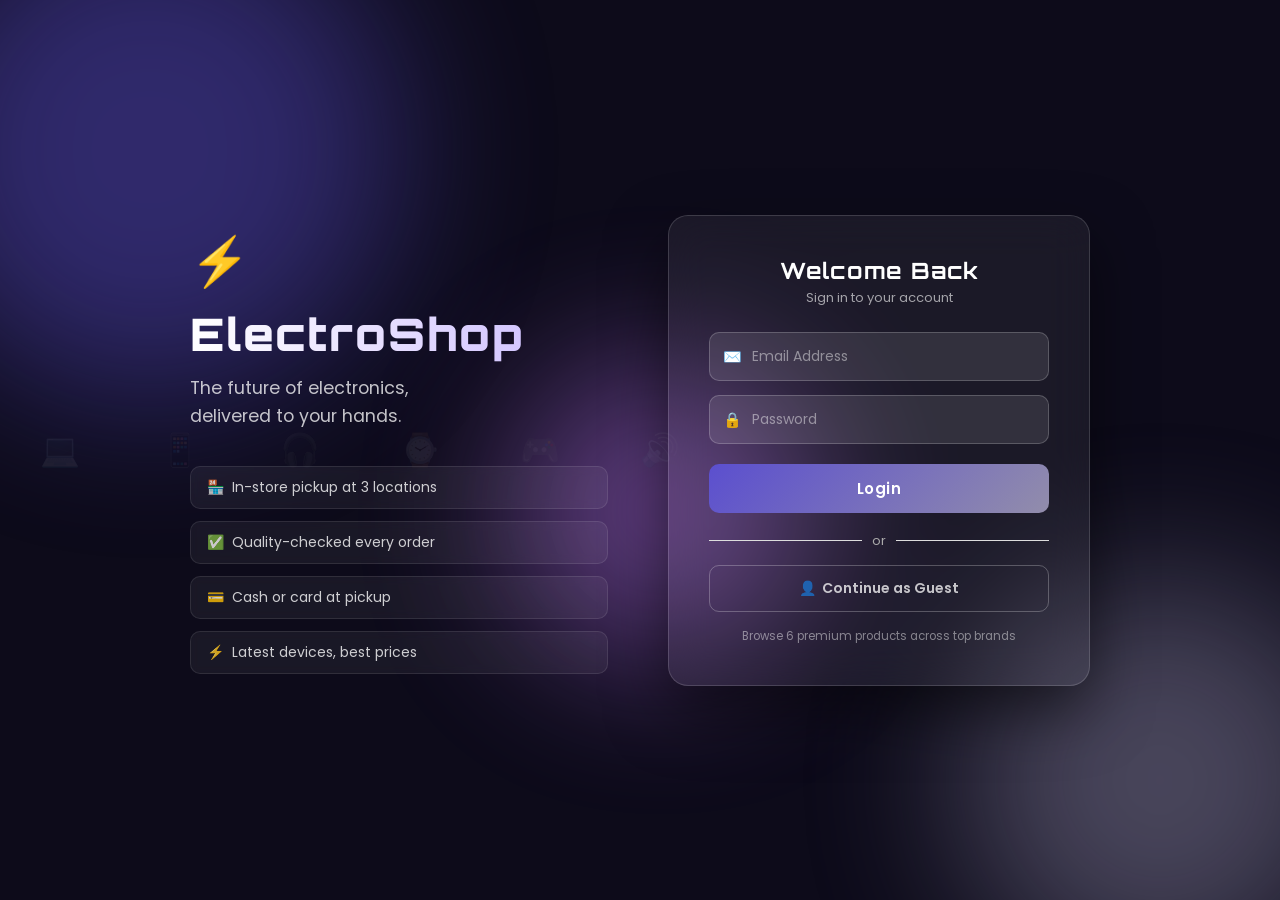
<file: index.html>
<!DOCTYPE html>
<html>
<head>
    <title>ElectroShop - Login</title>
    <link rel="stylesheet" href="style.css">
    <link href="https://fonts.googleapis.com/css2?family=Poppins:wght@300;400;600;700&family=Orbitron:wght@700;900&display=swap" rel="stylesheet">
</head>
<body class="login-body">

<div class="login-bg">
    <div class="orb orb1"></div>
    <div class="orb orb2"></div>
    <div class="orb orb3"></div>
    <div class="floating-icons">
        <span>💻</span><span>📱</span><span>🎧</span><span>⌚</span><span>🎮</span><span>🔊</span>
    </div>
</div>

<div class="login-wrapper">
    <div class="login-left">
        <div class="brand-block">
            <div class="brand-icon">⚡</div>
            <h1 class="brand-name">ElectroShop</h1>
            <p class="brand-tagline">The future of electronics,<br>delivered to your hands.</p>
        </div>
        <ul class="feature-list">
            <li>🏪 &nbsp;In-store pickup at 3 locations</li>
            <li>✅ &nbsp;Quality-checked every order</li>
            <li>💳 &nbsp;Cash or card at pickup</li>
            <li>⚡ &nbsp;Latest devices, best prices</li>
        </ul>
    </div>

    <div class="login-container">
        <h2>Welcome Back</h2>
        <p class="login-sub">Sign in to your account</p>

        <form onsubmit="return loginUser()">
            <div class="input-group">
                <span class="input-icon">✉️</span>
                <input type="email" placeholder="Email Address" required>
            </div>
            <div class="input-group">
                <span class="input-icon">🔒</span>
                <input type="password" placeholder="Password" required>
            </div>
            <button type="submit" class="login-btn">Login</button>
        </form>

        <div class="divider"><span>or</span></div>

        <button class="guest-btn" onclick="window.location.href='home.html'">
            👤 &nbsp;Continue as Guest
        </button>

        <p class="login-footer">Browse 6 premium products across top brands</p>
    </div>
</div>

<script>
function loginUser() {
    window.location.href = "home.html";
    return false;
}
</script>

</body>
</html>
</file>
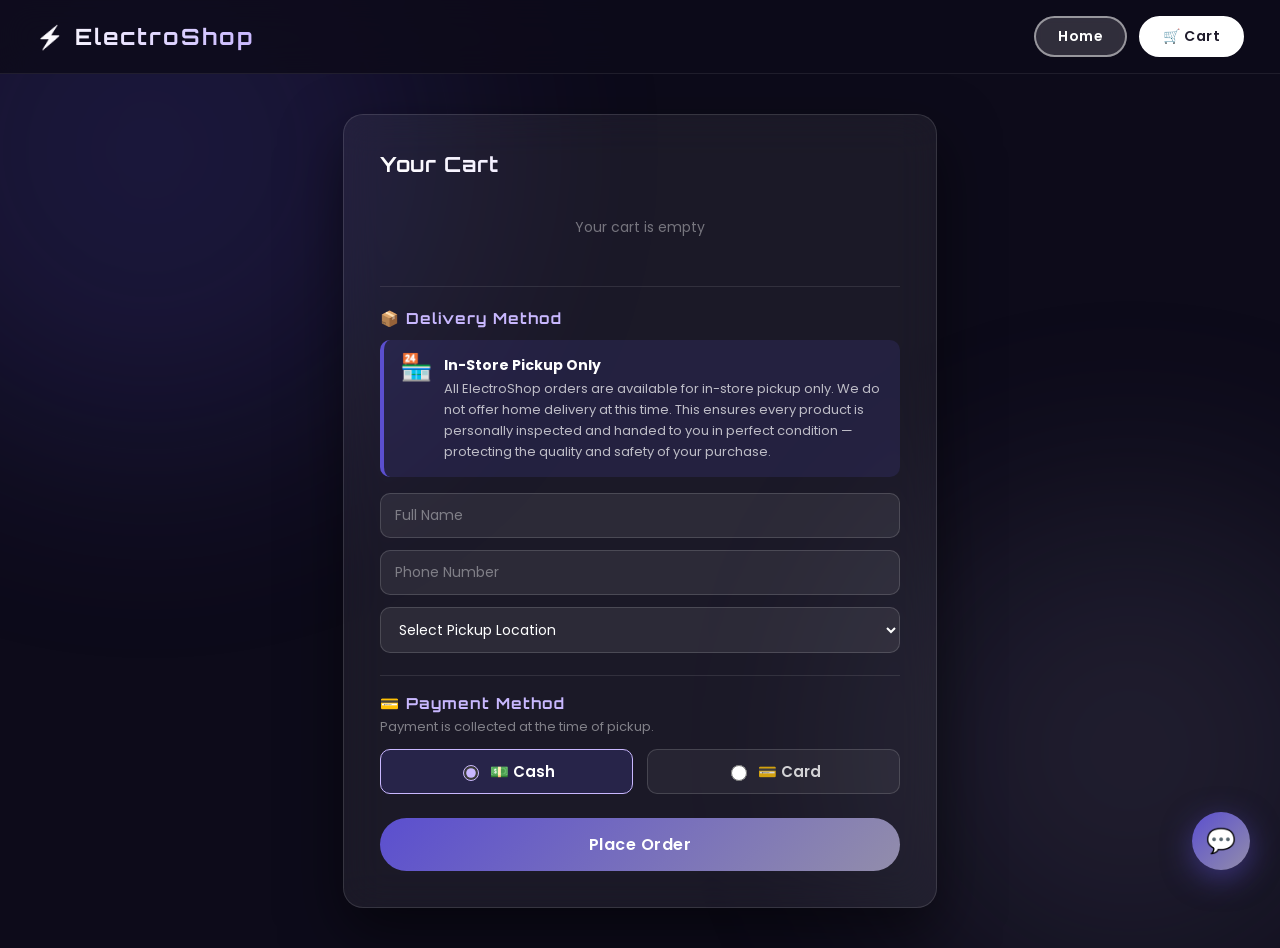
<file: checkout.html>
<!DOCTYPE html>
<html>
<head>
    <title>ElectroShop - Cart</title>
    <link rel="stylesheet" href="style.css">
    <link href="https://fonts.googleapis.com/css2?family=Poppins:wght@300;400;600&family=Orbitron:wght@700;900&display=swap" rel="stylesheet">
</head>
<body class="main-body">

<!-- Toast Overlay -->
<div id="toast-overlay">
    <div class="toast-box" id="toast-box"></div>
</div>

<header>
    <h1>⚡ ElectroShop</h1>
    <nav>
        <a href="home.html">Home</a>
        <a href="checkout.html" class="active">🛒 Cart</a>
    </nav>
</header>

<section class="cart-section">
    <div class="cart-container">
        <h2>Your Cart</h2>
        <ul id="cartItems"></ul>
        <h3 id="totalPrice"></h3>

        <!-- Pickup Section -->
        <div class="pickup-section">
            <h3>📦 Delivery Method</h3>

            <div class="pickup-notice">
                <span class="pickup-icon">🏪</span>
                <p>
                    <strong>In-Store Pickup Only</strong>
                    All ElectroShop orders are available for in-store pickup only. We do not offer home delivery at this time. This ensures every product is personally inspected and handed to you in perfect condition — protecting the quality and safety of your purchase.
                </p>
            </div>

            <div class="pickup-fields">
                <input type="text" placeholder="Full Name" required>
                <input type="tel" placeholder="Phone Number" pattern="[0-9+\s\-]{7,15}" required>
                <select required>
                    <option value="" disabled selected>Select Pickup Location</option>
                    <option>Lulu Mall</option>
                    <option>Fujairah Mall</option>
                    <option>Century Mall</option>
                </select>
            </div>

            <!-- Payment on Pickup -->
            <div class="payment-section">
                <h3>💳 Payment Method</h3>
                <p class="payment-note">Payment is collected at the time of pickup.</p>
                <div class="payment-options">
                    <label class="payment-option">
                        <input type="radio" name="payment" value="cash" checked>
                        <span>💵 Cash</span>
                    </label>
                    <label class="payment-option">
                        <input type="radio" name="payment" value="card">
                        <span>💳 Card</span>
                    </label>
                </div>
            </div>
        </div>

        <button class="checkout-btn" onclick="placeOrder()">
            Place Order
        </button>
    </div>
</section>

<script src="script.js"></script>

<!-- Chatbot -->
<button id="chat-fab" onclick="toggleChat()">💬</button>
<div id="chat-window">
    <div class="chat-header">
        <div class="chat-header-icon">⚡</div>
        <div class="chat-header-info">
            <strong>VOLT</strong>
            <span>● Online — ElectroShop AI</span>
        </div>
    </div>
    <div id="chat-messages"></div>
    <div id="chat-suggestions"></div>
    <div class="chat-input-row">
        <input id="chat-input" type="text" placeholder="Ask me anything..." onkeydown="handleChatKey(event)">
        <button id="chat-send" onclick="sendMessage()">➤</button>
    </div>
</div>
<script src="chatbot.js"></script>
</body>
</html>
</file>
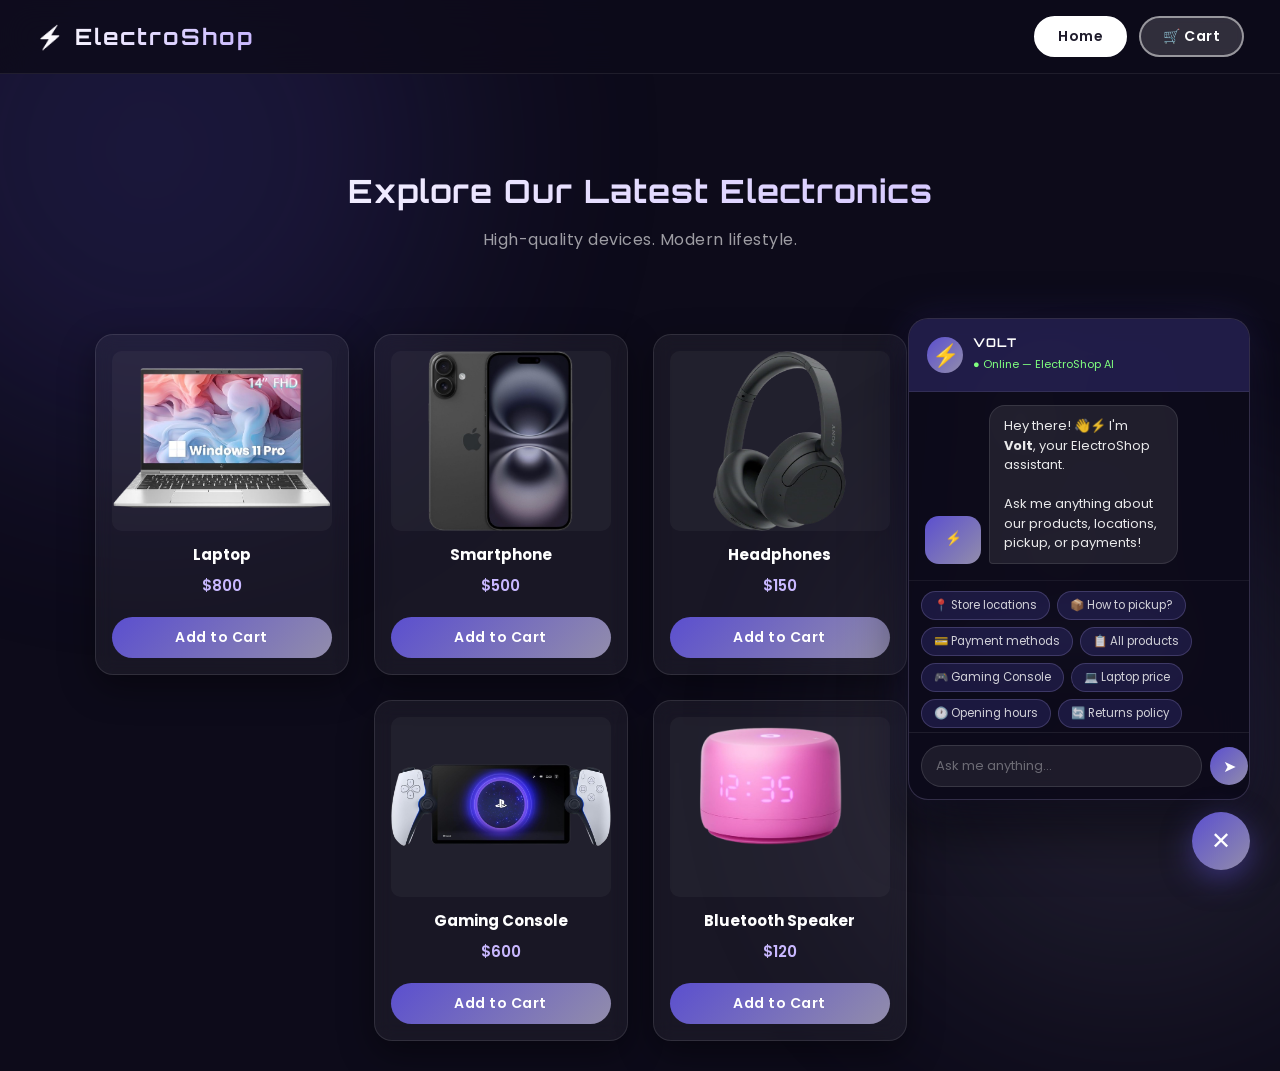
<file: home.html>
<!DOCTYPE html>
<html>
<head>
    <title>ElectroShop - Home</title>
    <link rel="stylesheet" href="style.css">
    <link href="https://fonts.googleapis.com/css2?family=Poppins:wght@300;400;600&family=Orbitron:wght@700;900&display=swap" rel="stylesheet">
</head>
<body class="main-body">

<!-- Toast Overlay -->
<div id="toast-overlay">
    <div class="toast-box" id="toast-box"></div>
</div>

<header>
    <h1>⚡ ElectroShop</h1>
    <nav>
        <a href="home.html" class="active">Home</a>
        <a href="checkout.html">🛒 Cart</a>
    </nav>
</header>

<section class="hero">
    <h2>Explore Our Latest Electronics</h2>
    <p>High-quality devices. Modern lifestyle.</p>
</section>

<section class="products">

<div class="product">
    <img src="images/laptop.png" alt="Laptop" onerror="this.style.background='#e8e4f0';this.style.height='160px';this.removeAttribute('src')">
    <h3>Laptop</h3>
    <p>$800</p>
    <button onclick="addToCart('Laptop',800)">Add to Cart</button>
</div>

<div class="product">
    <img src="images/phone.png" alt="Smartphone" onerror="this.style.background='#e8e4f0';this.style.height='160px';this.removeAttribute('src')">
    <h3>Smartphone</h3>
    <p>$500</p>
    <button onclick="addToCart('Smartphone',500)">Add to Cart</button>
</div>

<div class="product">
    <img src="images/headphones.png" alt="Headphones" onerror="this.style.background='#e8e4f0';this.style.height='160px';this.removeAttribute('src')">
    <h3>Headphones</h3>
    <p>$150</p>
    <button onclick="addToCart('Headphones',150)">Add to Cart</button>
</div>

<div class="product">
    <img src="images/watch.png" alt="Smart Watch" onerror="this.style.background='#e8e4f0';this.style.height='160px';this.removeAttribute('src')">
    <h3>Smart Watch</h3>
    <p>$250</p>
    <button onclick="addToCart('Smart Watch',250)">Add to Cart</button>
</div>

<div class="product">
    <img src="images/console.png" alt="Gaming Console" onerror="this.style.background='#e8e4f0';this.style.height='160px';this.removeAttribute('src')">
    <h3>Gaming Console</h3>
    <p>$600</p>
    <button onclick="addToCart('Gaming Console',600)">Add to Cart</button>
</div>

<div class="product">
    <img src="images/speaker.png" alt="Bluetooth Speaker" onerror="this.style.background='#e8e4f0';this.style.height='160px';this.removeAttribute('src')">
    <h3>Bluetooth Speaker</h3>
    <p>$120</p>
    <button onclick="addToCart('Bluetooth Speaker',120)">Add to Cart</button>
</div>

</section>
<script src="script.js"></script>

<!-- Chatbot -->
<button id="chat-fab" onclick="toggleChat()">💬</button>
<div id="chat-window">
    <div class="chat-header">
        <div class="chat-header-icon">⚡</div>
        <div class="chat-header-info">
            <strong>VOLT</strong>
            <span>● Online — ElectroShop AI</span>
        </div>
    </div>
    <div id="chat-messages"></div>
    <div id="chat-suggestions"></div>
    <div class="chat-input-row">
        <input id="chat-input" type="text" placeholder="Ask me anything..." onkeydown="handleChatKey(event)">
        <button id="chat-send" onclick="sendMessage()">➤</button>
    </div>
</div>
<script src="chatbot.js"></script>
<script>
    window.addEventListener('load', () => {
        setTimeout(() => toggleChat(), 800);
    });
</script>
</body>
</html>
</file>
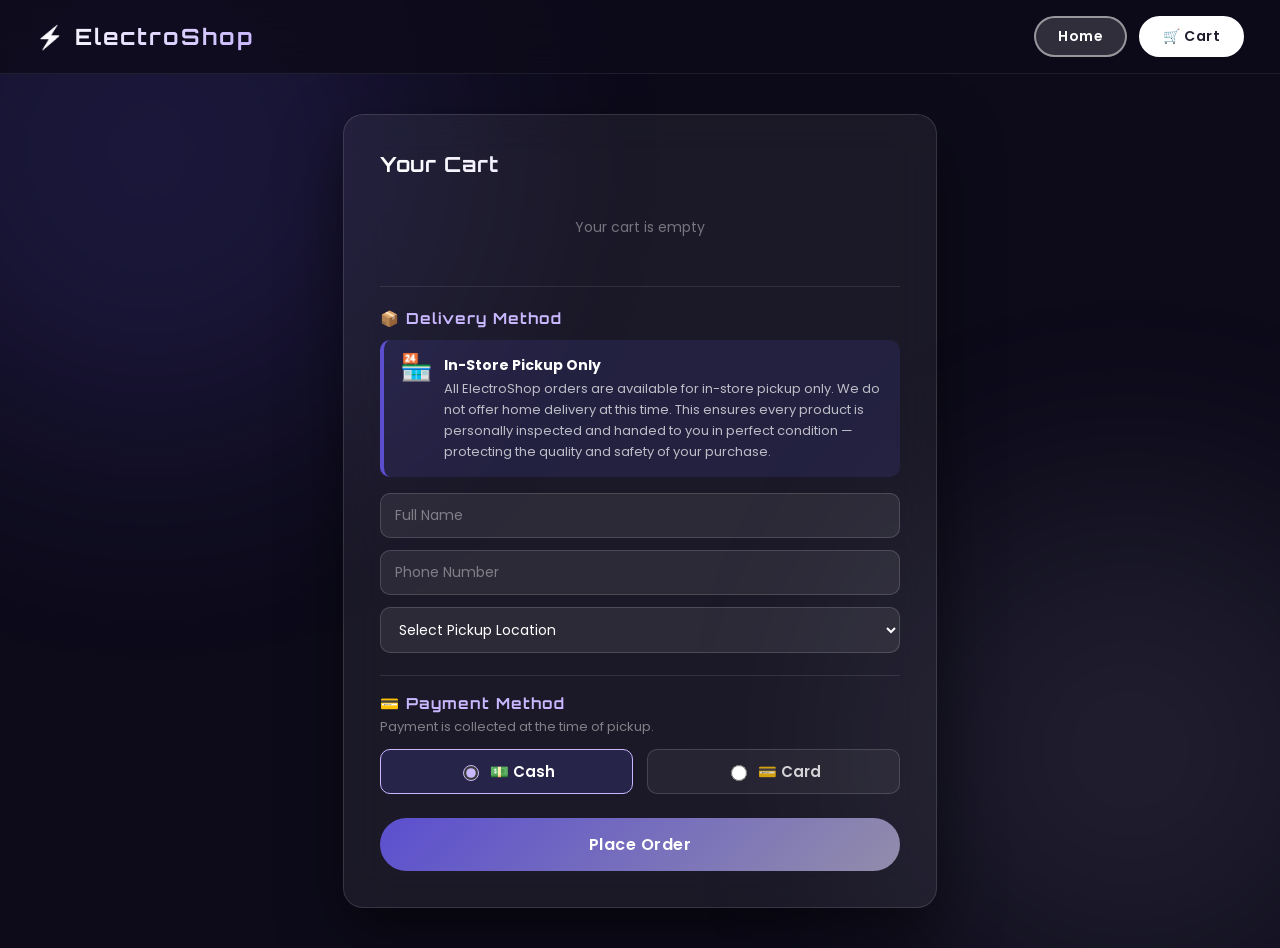
<file: Final UID/checkout.html>
<!DOCTYPE html>
<html>
<head>
    <title>ElectroShop - Cart</title>
    <link rel="stylesheet" href="style.css">
    <link href="https://fonts.googleapis.com/css2?family=Poppins:wght@300;400;600&family=Orbitron:wght@700;900&display=swap" rel="stylesheet">
</head>
<body class="main-body">

<!-- Toast Overlay -->
<div id="toast-overlay">
    <div class="toast-box" id="toast-box"></div>
</div>

<header>
    <h1>⚡ ElectroShop</h1>
    <nav>
        <a href="home.html">Home</a>
        <a href="checkout.html" class="active">🛒 Cart</a>
    </nav>
</header>

<section class="cart-section">
    <div class="cart-container">
        <h2>Your Cart</h2>
        <ul id="cartItems"></ul>
        <h3 id="totalPrice"></h3>

        <!-- Pickup Section -->
        <div class="pickup-section">
            <h3>📦 Delivery Method</h3>

            <div class="pickup-notice">
                <span class="pickup-icon">🏪</span>
                <p>
                    <strong>In-Store Pickup Only</strong>
                    All ElectroShop orders are available for in-store pickup only. We do not offer home delivery at this time. This ensures every product is personally inspected and handed to you in perfect condition — protecting the quality and safety of your purchase.
                </p>
            </div>

            <div class="pickup-fields">
                <input type="text" placeholder="Full Name" required>
                <input type="tel" placeholder="Phone Number" pattern="[0-9+\s\-]{7,15}" required>
                <select required>
                    <option value="" disabled selected>Select Pickup Location</option>
                    <option>Lulu Mall</option>
                    <option>Fujairah Mall</option>
                    <option>Century Mall</option>
                </select>
            </div>

            <!-- Payment on Pickup -->
            <div class="payment-section">
                <h3>💳 Payment Method</h3>
                <p class="payment-note">Payment is collected at the time of pickup.</p>
                <div class="payment-options">
                    <label class="payment-option">
                        <input type="radio" name="payment" value="cash" checked>
                        <span>💵 Cash</span>
                    </label>
                    <label class="payment-option">
                        <input type="radio" name="payment" value="card">
                        <span>💳 Card</span>
                    </label>
                </div>
            </div>
        </div>

        <button class="checkout-btn" onclick="placeOrder()">
            Place Order
        </button>
    </div>
</section>

<script src="script.js"></script>
</body>
</html>
</file>
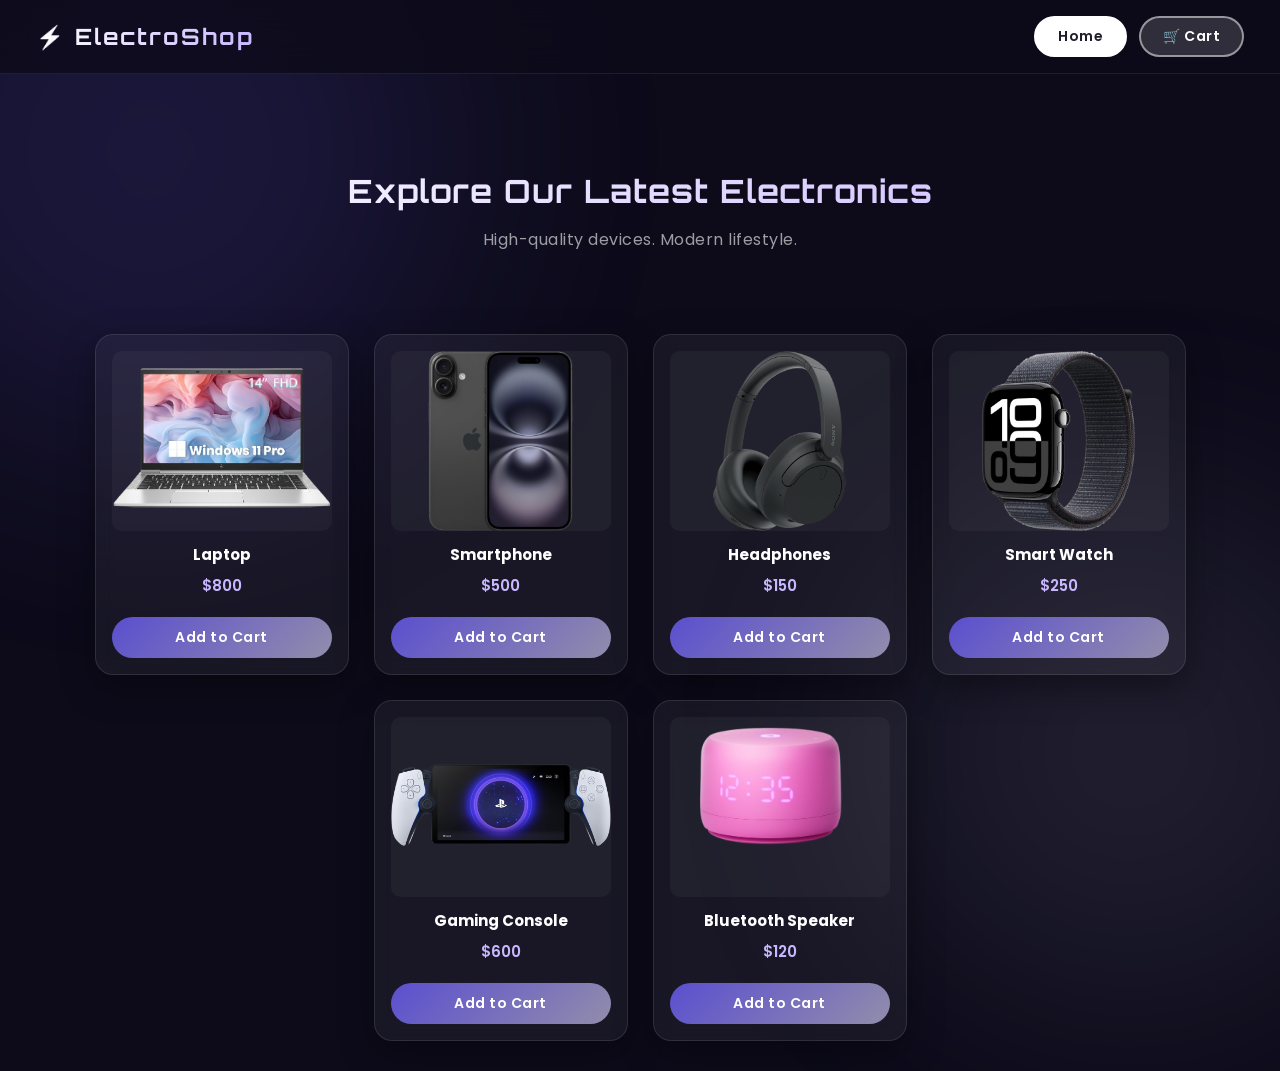
<file: Final UID/home.html>
<!DOCTYPE html>
<html>
<head>
    <title>ElectroShop - Home</title>
    <link rel="stylesheet" href="style.css">
    <link href="https://fonts.googleapis.com/css2?family=Poppins:wght@300;400;600&family=Orbitron:wght@700;900&display=swap" rel="stylesheet">
</head>
<body class="main-body">

<!-- Toast Overlay -->
<div id="toast-overlay">
    <div class="toast-box" id="toast-box"></div>
</div>

<header>
    <h1>⚡ ElectroShop</h1>
    <nav>
        <a href="home.html" class="active">Home</a>
        <a href="checkout.html">🛒 Cart</a>
    </nav>
</header>

<section class="hero">
    <h2>Explore Our Latest Electronics</h2>
    <p>High-quality devices. Modern lifestyle.</p>
</section>

<section class="products">

<div class="product">
    <img src="images/laptop.png" alt="Laptop" onerror="this.style.background='#e8e4f0';this.style.height='160px';this.removeAttribute('src')">
    <h3>Laptop</h3>
    <p>$800</p>
    <button onclick="addToCart('Laptop',800)">Add to Cart</button>
</div>

<div class="product">
    <img src="images/phone.png" alt="Smartphone" onerror="this.style.background='#e8e4f0';this.style.height='160px';this.removeAttribute('src')">
    <h3>Smartphone</h3>
    <p>$500</p>
    <button onclick="addToCart('Smartphone',500)">Add to Cart</button>
</div>

<div class="product">
    <img src="images/headphones.png" alt="Headphones" onerror="this.style.background='#e8e4f0';this.style.height='160px';this.removeAttribute('src')">
    <h3>Headphones</h3>
    <p>$150</p>
    <button onclick="addToCart('Headphones',150)">Add to Cart</button>
</div>

<div class="product">
    <img src="images/watch.png" alt="Smart Watch" onerror="this.style.background='#e8e4f0';this.style.height='160px';this.removeAttribute('src')">
    <h3>Smart Watch</h3>
    <p>$250</p>
    <button onclick="addToCart('Smart Watch',250)">Add to Cart</button>
</div>

<div class="product">
    <img src="images/console.png" alt="Gaming Console" onerror="this.style.background='#e8e4f0';this.style.height='160px';this.removeAttribute('src')">
    <h3>Gaming Console</h3>
    <p>$600</p>
    <button onclick="addToCart('Gaming Console',600)">Add to Cart</button>
</div>

<div class="product">
    <img src="images/speaker.png" alt="Bluetooth Speaker" onerror="this.style.background='#e8e4f0';this.style.height='160px';this.removeAttribute('src')">
    <h3>Bluetooth Speaker</h3>
    <p>$120</p>
    <button onclick="addToCart('Bluetooth Speaker',120)">Add to Cart</button>
</div>

</section>
<script src="script.js"></script>
</body>
</html>
</file>
<file: style.css>
body {
    margin: 0;
    font-family: 'Poppins', sans-serif;
}

/* LOGIN PAGE */
.login-body {
    background: #0d0b1a;
    display: flex;
    justify-content: center;
    align-items: center;
    height: 100vh;
    overflow: hidden;
}

.login-bg {
    position: fixed;
    inset: 0;
    z-index: 0;
    pointer-events: none;
}

.orb {
    position: absolute;
    border-radius: 50%;
    filter: blur(80px);
    opacity: 0.45;
    animation: orbFloat 8s ease-in-out infinite alternate;
}
.orb1 { width: 500px; height: 500px; background: #5b4fcf; top: -100px; left: -100px; animation-delay: 0s; }
.orb2 { width: 400px; height: 400px; background: #928dab; bottom: -80px; right: -80px; animation-delay: 2s; }
.orb3 { width: 300px; height: 300px; background: #c77dff; top: 40%; left: 40%; animation-delay: 4s; }

@keyframes orbFloat {
    from { transform: translate(0, 0) scale(1); }
    to   { transform: translate(30px, 20px) scale(1.08); }
}

.floating-icons {
    position: absolute;
    inset: 0;
    display: flex;
    flex-wrap: wrap;
    gap: 80px;
    padding: 40px;
    align-content: space-around;
}
.floating-icons span {
    font-size: 2rem;
    opacity: 0.07;
    animation: iconDrift 6s ease-in-out infinite alternate;
}
.floating-icons span:nth-child(odd) { animation-direction: alternate-reverse; }
@keyframes iconDrift {
    from { transform: translateY(0px); }
    to   { transform: translateY(-18px); }
}

.login-wrapper {
    position: relative;
    z-index: 1;
    display: flex;
    align-items: center;
    gap: 60px;
    max-width: 900px;
    width: 90%;
}

.login-left {
    flex: 1;
    color: white;
}

.brand-block { margin-bottom: 36px; }

.brand-icon { font-size: 3rem; margin-bottom: 8px; }

.brand-name {
    font-family: 'Orbitron', sans-serif;
    font-size: 2.8rem;
    font-weight: 900;
    margin: 0 0 12px;
    background: linear-gradient(90deg, #fff, #c9b8ff);
    -webkit-background-clip: text;
    -webkit-text-fill-color: transparent;
    background-clip: text;
    letter-spacing: 2px;
}

.brand-tagline {
    font-size: 1.1rem;
    opacity: 0.75;
    line-height: 1.6;
    margin: 0;
}

.feature-list {
    list-style: none;
    padding: 0;
    margin: 0;
    display: flex;
    flex-direction: column;
    gap: 12px;
}

.feature-list li {
    font-size: 14px;
    opacity: 0.8;
    background: rgba(255,255,255,0.07);
    border: 1px solid rgba(255,255,255,0.12);
    padding: 10px 16px;
    border-radius: 10px;
    backdrop-filter: blur(4px);
}

.login-container {
    background: rgba(255,255,255,0.06);
    border: 1px solid rgba(255,255,255,0.15);
    backdrop-filter: blur(20px);
    padding: 40px;
    border-radius: 20px;
    text-align: center;
    width: 340px;
    box-shadow: 0 25px 60px rgba(0,0,0,0.5);
    color: white;
}

.login-container h2 {
    font-family: 'Orbitron', sans-serif;
    font-size: 1.4rem;
    margin: 0 0 4px;
    letter-spacing: 1px;
}

.login-sub {
    font-size: 13px;
    opacity: 0.6;
    margin: 0 0 24px;
}

.input-group {
    position: relative;
    margin-bottom: 14px;
}

.input-icon {
    position: absolute;
    left: 14px;
    top: 50%;
    transform: translateY(-50%);
    font-size: 15px;
}

.login-container input {
    width: 100%;
    padding: 13px 14px 13px 42px;
    border-radius: 10px;
    border: 1px solid rgba(255,255,255,0.2);
    background: rgba(255,255,255,0.1);
    color: white;
    font-family: 'Poppins', sans-serif;
    font-size: 14px;
    box-sizing: border-box;
    outline: none;
    transition: border-color 0.2s, background 0.2s;
}

.login-container input::placeholder { color: rgba(255,255,255,0.45); }
.login-container input:focus {
    border-color: #c9b8ff;
    background: rgba(255,255,255,0.15);
}

.login-btn {
    width: 100%;
    padding: 13px;
    background: linear-gradient(135deg, #5b4fcf, #928dab);
    color: white;
    border: none;
    border-radius: 10px;
    cursor: pointer;
    font-family: 'Poppins', sans-serif;
    font-size: 15px;
    font-weight: 600;
    margin-top: 6px;
    letter-spacing: 0.5px;
    transition: opacity 0.2s, transform 0.15s;
}
.login-btn:hover { opacity: 0.9; transform: translateY(-1px); }

.login-footer {
    font-size: 11.5px;
    opacity: 0.45;
    margin: 16px 0 0;
}

/* MAIN BACKGROUND */
.main-body {
    background: #0d0b1a;
    min-height: 100vh;
    position: relative;
}

.main-body::before {
    content: '';
    position: fixed;
    width: 600px; height: 600px;
    background: #5b4fcf;
    border-radius: 50%;
    filter: blur(120px);
    opacity: 0.18;
    top: -150px; left: -150px;
    pointer-events: none;
    z-index: 0;
}

.main-body::after {
    content: '';
    position: fixed;
    width: 500px; height: 500px;
    background: #928dab;
    border-radius: 50%;
    filter: blur(120px);
    opacity: 0.15;
    bottom: -100px; right: -100px;
    pointer-events: none;
    z-index: 0;
}

/* HEADER */
header {
    background: rgba(13, 11, 26, 0.85);
    color: white;
    padding: 16px 36px;
    display: flex;
    align-items: center;
    justify-content: space-between;
    backdrop-filter: blur(16px);
    border-bottom: 1px solid rgba(255,255,255,0.08);
    position: relative;
    z-index: 10;
}

header h1 {
    margin: 0;
    font-family: 'Orbitron', sans-serif;
    font-size: 1.4rem;
    letter-spacing: 2px;
    background: linear-gradient(90deg, #fff, #c9b8ff);
    -webkit-background-clip: text;
    -webkit-text-fill-color: transparent;
    background-clip: text;
}

/* NAV BUBBLE BUTTONS */
nav {
    display: flex;
    gap: 12px;
}

nav a {
    text-decoration: none;
    color: white;
    background: rgba(255, 255, 255, 0.15);
    border: 2px solid rgba(255, 255, 255, 0.5);
    padding: 8px 22px;
    border-radius: 50px;
    font-size: 14px;
    font-weight: 600;
    letter-spacing: 0.5px;
    transition: background 0.25s, border-color 0.25s, transform 0.15s;
    backdrop-filter: blur(4px);
}

nav a:hover {
    background: rgba(255, 255, 255, 0.3);
    border-color: white;
    transform: translateY(-2px);
}

nav a.active {
    background: white;
    color: #1f1c2c;
    border-color: white;
}

/* HERO */
.hero {
    text-align: center;
    padding: 70px 40px 36px;
    color: white;
    position: relative;
    z-index: 1;
}

.hero h2 {
    font-family: 'Orbitron', sans-serif;
    font-size: 2rem;
    margin-bottom: 12px;
    background: linear-gradient(90deg, #fff, #c9b8ff);
    -webkit-background-clip: text;
    -webkit-text-fill-color: transparent;
    background-clip: text;
    letter-spacing: 1px;
}

.hero p {
    font-size: 1rem;
    opacity: 0.6;
    letter-spacing: 0.5px;
}

/* PRODUCTS */
.products {
    display: flex;
    flex-wrap: wrap;
    justify-content: center;
    gap: 25px;
    padding: 30px;
    position: relative;
    z-index: 1;
}

.product {
    background: rgba(255,255,255,0.05);
    border: 1px solid rgba(255,255,255,0.1);
    backdrop-filter: blur(10px);
    padding: 16px;
    border-radius: 18px;
    width: 220px;
    text-align: center;
    box-shadow: 0 12px 35px rgba(0,0,0,0.4);
    transition: transform 0.2s, box-shadow 0.2s, border-color 0.2s;
    display: flex;
    flex-direction: column;
    align-items: center;
}

.product:hover {
    transform: translateY(-5px);
    box-shadow: 0 20px 50px rgba(91,79,207,0.3);
    border-color: rgba(201,184,255,0.3);
}

.product img {
    width: 100%;
    height: 180px;
    object-fit: contain;
    border-radius: 10px;
    background: rgba(255,255,255,0.04);
}

.product h3 {
    margin: 12px 0 4px;
    color: white;
    font-size: 15px;
}

.product p {
    color: #c9b8ff;
    font-weight: 600;
    margin: 4px 0 10px;
    font-size: 15px;
}

.product button {
    margin-top: 10px;
    padding: 10px 20px;
    background: linear-gradient(135deg, #5b4fcf, #928dab);
    color: white;
    border: none;
    border-radius: 50px;
    cursor: pointer;
    font-family: 'Poppins', sans-serif;
    font-size: 14px;
    font-weight: 600;
    letter-spacing: 0.5px;
    transition: opacity 0.2s, transform 0.15s;
    width: 100%;
}

.product button:hover {
    opacity: 0.85;
    transform: translateY(-1px);
}

/* CART */
.cart-section {
    display: flex;
    justify-content: center;
    padding: 40px;
    position: relative;
    z-index: 1;
}

.cart-container {
    background: rgba(255,255,255,0.06);
    border: 1px solid rgba(255,255,255,0.12);
    backdrop-filter: blur(20px);
    padding: 36px;
    border-radius: 20px;
    width: 520px;
    box-shadow: 0 25px 60px rgba(0,0,0,0.5);
    color: white;
}

.cart-container h2 {
    font-family: 'Orbitron', sans-serif;
    font-size: 1.3rem;
    letter-spacing: 1px;
    background: linear-gradient(90deg, #fff, #c9b8ff);
    -webkit-background-clip: text;
    -webkit-text-fill-color: transparent;
    background-clip: text;
    margin: 0 0 20px;
}

#cartItems {
    list-style: none;
    padding: 0;
}

#cartItems li {
    display: flex;
    justify-content: space-between;
    align-items: center;
    padding: 10px 0;
    border-bottom: 1px solid #eee;
}

.remove-btn {
    background: rgba(220,20,60,0.7);
    color: white;
    border: 1px solid rgba(220,20,60,0.4);
    padding: 5px 12px;
    border-radius: 50px;
    cursor: pointer;
    font-size: 13px;
    font-family: 'Poppins', sans-serif;
    transition: background 0.2s;
}

.remove-btn:hover {
    background: crimson;
}

.checkout-btn {
    width: 100%;
    padding: 14px;
    margin-top: 24px;
    background: linear-gradient(135deg, #5b4fcf, #928dab);
    color: white;
    border: none;
    border-radius: 50px;
    font-size: 16px;
    font-family: 'Poppins', sans-serif;
    font-weight: 600;
    cursor: pointer;
    letter-spacing: 0.5px;
    transition: opacity 0.2s, transform 0.15s;
}

.checkout-btn:hover {
    opacity: 0.88;
    transform: translateY(-2px);
}

/* PICKUP SECTION */
.pickup-section {
    margin-top: 28px;
    border-top: 1px solid rgba(255,255,255,0.1);
    padding-top: 22px;
}

.pickup-section h3 {
    margin: 0 0 6px;
    font-size: 0.95rem;
    color: #c9b8ff;
    font-family: 'Orbitron', sans-serif;
    letter-spacing: 1px;
}

.pickup-notice {
    display: flex;
    align-items: flex-start;
    gap: 12px;
    background: rgba(91,79,207,0.15);
    border-left: 4px solid #5b4fcf;
    border-radius: 10px;
    padding: 14px 16px;
    margin-top: 12px;
}

.pickup-notice .pickup-icon {
    font-size: 26px;
    line-height: 1;
    flex-shrink: 0;
}

.pickup-notice p {
    margin: 0;
    font-size: 13px;
    color: rgba(255,255,255,0.7);
    line-height: 1.6;
}

.pickup-notice p strong {
    color: white;
    display: block;
    margin-bottom: 3px;
    font-size: 14px;
}

.pickup-fields {
    display: flex;
    flex-direction: column;
    gap: 12px;
    margin-top: 16px;
}

.pickup-fields input,
.pickup-fields select {
    padding: 11px 14px;
    border: 1px solid rgba(255,255,255,0.15);
    border-radius: 10px;
    font-family: 'Poppins', sans-serif;
    font-size: 14px;
    color: white;
    background: rgba(255,255,255,0.08);
    outline: none;
    transition: border-color 0.2s;
}

.pickup-fields input::placeholder { color: rgba(255,255,255,0.4); }
.pickup-fields select option { background: #1a1630; color: white; }

.pickup-fields input:focus,
.pickup-fields select:focus {
    border-color: #c9b8ff;
}

/* CUSTOM TOAST NOTIFICATION */
#toast-overlay {
    display: none;
    position: fixed;
    inset: 0;
    z-index: 9999;
    pointer-events: none;
    justify-content: center;
    align-items: center;
    background: rgba(0,0,0,0.35);
}

#toast-overlay.show {
    display: flex;
    pointer-events: all;
}

.toast-box {
    background: rgba(20, 16, 40, 0.97);
    border: 1px solid rgba(201,184,255,0.25);
    backdrop-filter: blur(20px);
    color: white;
    padding: 32px 52px;
    border-radius: 24px;
    font-family: 'Poppins', sans-serif;
    font-size: 18px;
    font-weight: 600;
    text-align: center;
    box-shadow: 0 30px 70px rgba(0,0,0,0.6), 0 0 40px rgba(91,79,207,0.3);
    animation: toastPop 0.35s cubic-bezier(0.34, 1.56, 0.64, 1);
    max-width: 500px;
    width: 90vw;
    line-height: 1.6;
    position: relative;
}

.toast-box .toast-icon {
    font-size: 36px;
    display: block;
    margin-bottom: 10px;
}

@keyframes toastPop {
    from { transform: scale(0.7); opacity: 0; }
    to   { transform: scale(1);   opacity: 1; }
}

/* GUEST BUTTON */
.divider {
    display: flex;
    align-items: center;
    gap: 10px;
    margin: 18px 0 14px;
    color: #aaa;
    font-size: 13px;
}
.divider::before, .divider::after {
    content: '';
    flex: 1;
    height: 1px;
    background: #ddd;
}

.guest-btn {
    width: 100%;
    padding: 12px;
    background: transparent;
    color: rgba(255,255,255,0.75);
    border: 1.5px solid rgba(255,255,255,0.25);
    border-radius: 10px;
    cursor: pointer;
    font-family: 'Poppins', sans-serif;
    font-size: 14px;
    font-weight: 600;
    transition: background 0.2s, border-color 0.2s, color 0.2s;
}
.guest-btn:hover {
    background: rgba(255,255,255,0.1);
    border-color: rgba(255,255,255,0.5);
    color: white;
}

/* PAYMENT SECTION */
.payment-section {
    margin-top: 22px;
    padding-top: 18px;
    border-top: 1px solid rgba(255,255,255,0.1);
}
.payment-section h3 {
    margin: 0 0 4px;
    font-size: 0.95rem;
    color: #c9b8ff;
    font-family: 'Orbitron', sans-serif;
    letter-spacing: 1px;
}
.payment-note {
    font-size: 13px;
    color: rgba(255,255,255,0.45);
    margin: 0 0 12px;
}
.payment-options {
    display: flex;
    gap: 14px;
}
.payment-option {
    display: flex;
    align-items: center;
    gap: 8px;
    background: rgba(255,255,255,0.05);
    border: 1.5px solid rgba(255,255,255,0.15);
    border-radius: 10px;
    padding: 10px 20px;
    cursor: pointer;
    font-size: 15px;
    font-weight: 600;
    color: rgba(255,255,255,0.8);
    transition: border-color 0.2s, background 0.2s;
    flex: 1;
    justify-content: center;
}
.payment-option input[type="radio"] {
    accent-color: #c9b8ff;
    width: 16px;
    height: 16px;
}
.payment-option:has(input:checked) {
    border-color: #c9b8ff;
    background: rgba(91,79,207,0.2);
    color: white;
}

/* QUANTITY CONTROLS */
#cartItems li {
    display: flex;
    justify-content: space-between;
    align-items: center;
    padding: 12px 0;
    border-bottom: 1px solid rgba(255,255,255,0.08);
    gap: 10px;
}
.cart-item-name {
    flex: 1;
    font-size: 14px;
    color: rgba(255,255,255,0.85);
}
.qty-controls {
    display: flex;
    align-items: center;
    gap: 6px;
}
.qty-btn {
    background: rgba(91,79,207,0.5);
    color: white;
    border: 1px solid rgba(201,184,255,0.3);
    width: 28px;
    height: 28px;
    border-radius: 50%;
    font-size: 16px;
    cursor: pointer;
    display: flex;
    align-items: center;
    justify-content: center;
    font-family: 'Poppins', sans-serif;
    transition: background 0.2s;
}
.qty-btn:hover {
    background: rgba(91,79,207,0.9);
}
.qty-count {
    min-width: 22px;
    text-align: center;
    font-weight: 600;
    font-size: 15px;
    color: white;
}

#totalPrice {
    color: #c9b8ff;
    font-family: 'Orbitron', sans-serif;
    font-size: 1rem;
    letter-spacing: 1px;
}

/* ── CHATBOT ── */
#chat-toggle-btn {
    position: fixed;
    bottom: 28px;
    right: 28px;
    width: 58px;
    height: 58px;
    border-radius: 50%;
    background: linear-gradient(135deg, #5b4fcf, #928dab);
    color: white;
    font-size: 24px;
    border: none;
    cursor: pointer;
    z-index: 1000;
    box-shadow: 0 8px 30px rgba(91,79,207,0.5);
    display: flex;
    align-items: center;
    justify-content: center;
    transition: transform 0.2s, box-shadow 0.2s;
    animation: chatPulse 3s ease-in-out infinite;
}

#chat-toggle-btn:hover {
    transform: scale(1.1);
    box-shadow: 0 12px 40px rgba(91,79,207,0.7);
    animation: none;
}

@keyframes chatPulse {
    0%, 100% { box-shadow: 0 8px 30px rgba(91,79,207,0.5); }
    50% { box-shadow: 0 8px 40px rgba(91,79,207,0.85), 0 0 0 8px rgba(91,79,207,0.15); }
}

#chat-window {
    position: fixed;
    bottom: 100px;
    right: 28px;
    width: 360px;
    height: 500px;
    background: rgba(13, 11, 26, 0.97);
    border: 1px solid rgba(201,184,255,0.2);
    border-radius: 20px;
    display: flex;
    flex-direction: column;
    z-index: 999;
    box-shadow: 0 30px 70px rgba(0,0,0,0.6), 0 0 40px rgba(91,79,207,0.2);
    backdrop-filter: blur(20px);
    transform: scale(0.85) translateY(20px);
    opacity: 0;
    pointer-events: none;
    transition: transform 0.3s cubic-bezier(0.34,1.56,0.64,1), opacity 0.25s ease;
}

#chat-window.open {
    transform: scale(1) translateY(0);
    opacity: 1;
    pointer-events: all;
}

.chat-header {
    padding: 16px 18px;
    border-bottom: 1px solid rgba(255,255,255,0.08);
    display: flex;
    align-items: center;
    gap: 12px;
}

.chat-avatar {
    width: 38px;
    height: 38px;
    border-radius: 50%;
    background: linear-gradient(135deg, #5b4fcf, #c77dff);
    display: flex;
    align-items: center;
    justify-content: center;
    font-size: 18px;
    flex-shrink: 0;
}

.chat-header-info h4 {
    margin: 0;
    font-family: 'Orbitron', sans-serif;
    font-size: 13px;
    color: white;
    letter-spacing: 1px;
}

.chat-header-info p {
    margin: 0;
    font-size: 11px;
    color: #7cfc7c;
    opacity: 0.85;
}

#chat-feed {
    flex: 1;
    overflow-y: auto;
    padding: 16px;
    display: flex;
    flex-direction: column;
    gap: 10px;
    scrollbar-width: thin;
    scrollbar-color: rgba(255,255,255,0.1) transparent;
}

.chat-msg {
    display: flex;
}

.chat-msg.user {
    justify-content: flex-end;
}

.chat-bubble {
    max-width: 80%;
    padding: 10px 14px;
    border-radius: 14px;
    font-size: 13.5px;
    line-height: 1.5;
}

.chat-msg.bot .chat-bubble {
    background: rgba(91,79,207,0.25);
    border: 1px solid rgba(201,184,255,0.15);
    color: rgba(255,255,255,0.9);
    border-bottom-left-radius: 4px;
}

.chat-msg.user .chat-bubble {
    background: linear-gradient(135deg, #5b4fcf, #928dab);
    color: white;
    border-bottom-right-radius: 4px;
}

/* Typing indicator */
.typing-indicator .chat-bubble {
    display: flex;
    gap: 5px;
    align-items: center;
    padding: 12px 16px;
}

.typing-indicator span {
    width: 7px;
    height: 7px;
    background: rgba(201,184,255,0.7);
    border-radius: 50%;
    animation: typingDot 1.2s ease-in-out infinite;
}
.typing-indicator span:nth-child(2) { animation-delay: 0.2s; }
.typing-indicator span:nth-child(3) { animation-delay: 0.4s; }

@keyframes typingDot {
    0%, 60%, 100% { transform: translateY(0); opacity: 0.5; }
    30% { transform: translateY(-6px); opacity: 1; }
}

.chat-input-row {
    padding: 12px 14px;
    border-top: 1px solid rgba(255,255,255,0.08);
    display: flex;
    gap: 8px;
    align-items: center;
}

#chat-input {
    flex: 1;
    background: rgba(255,255,255,0.07);
    border: 1px solid rgba(255,255,255,0.12);
    border-radius: 10px;
    padding: 10px 14px;
    color: white;
    font-family: 'Poppins', sans-serif;
    font-size: 13px;
    outline: none;
    transition: border-color 0.2s;
}
#chat-input::placeholder { color: rgba(255,255,255,0.3); }
#chat-input:focus { border-color: rgba(201,184,255,0.5); }

#chat-send-btn {
    width: 38px;
    height: 38px;
    border-radius: 10px;
    background: linear-gradient(135deg, #5b4fcf, #928dab);
    border: none;
    color: white;
    font-size: 16px;
    cursor: pointer;
    display: flex;
    align-items: center;
    justify-content: center;
    flex-shrink: 0;
    transition: opacity 0.2s;
}
#chat-send-btn:hover { opacity: 0.85; }

/* ── CHATBOT ── */
#chat-fab {
    position: fixed;
    bottom: 30px;
    right: 30px;
    width: 58px;
    height: 58px;
    border-radius: 50%;
    background: linear-gradient(135deg, #5b4fcf, #928dab);
    color: white;
    font-size: 24px;
    border: none;
    cursor: pointer;
    box-shadow: 0 8px 30px rgba(91,79,207,0.5);
    z-index: 1000;
    transition: transform 0.2s, box-shadow 0.2s;
    display: flex;
    align-items: center;
    justify-content: center;
}
#chat-fab:hover {
    transform: scale(1.1);
    box-shadow: 0 12px 40px rgba(91,79,207,0.7);
}

#chat-window {
    position: fixed;
    bottom: 102px;
    right: 30px;
    width: 360px;
    height: 480px;
    background: rgba(13, 11, 26, 0.97);
    border: 1px solid rgba(201,184,255,0.2);
    border-radius: 20px;
    box-shadow: 0 25px 60px rgba(0,0,0,0.6), 0 0 40px rgba(91,79,207,0.2);
    backdrop-filter: blur(20px);
    z-index: 999;
    display: flex;
    flex-direction: column;
    overflow: hidden;
    opacity: 0;
    pointer-events: none;
    transform: translateY(20px) scale(0.95);
    transition: opacity 0.25s, transform 0.25s;
}
#chat-window.open {
    opacity: 1;
    pointer-events: all;
    transform: translateY(0) scale(1);
}

#chat-header {
    padding: 16px 20px;
    background: rgba(91,79,207,0.2);
    border-bottom: 1px solid rgba(255,255,255,0.08);
    display: flex;
    align-items: center;
    gap: 12px;
}
#chat-header .chat-avatar {
    width: 36px;
    height: 36px;
    border-radius: 50%;
    background: linear-gradient(135deg, #5b4fcf, #c9b8ff);
    display: flex;
    align-items: center;
    justify-content: center;
    font-size: 18px;
    flex-shrink: 0;
}
#chat-header .chat-info h4 {
    margin: 0;
    font-family: 'Orbitron', sans-serif;
    font-size: 12px;
    letter-spacing: 1px;
    color: white;
}
#chat-header .chat-info p {
    margin: 0;
    font-size: 11px;
    color: #5dff9e;
}

#chat-messages {
    flex: 1;
    overflow-y: auto;
    padding: 16px;
    display: flex;
    flex-direction: column;
    gap: 10px;
    scrollbar-width: thin;
    scrollbar-color: rgba(255,255,255,0.1) transparent;
}

.chat-msg {
    display: flex;
    max-width: 82%;
}
.chat-msg span {
    padding: 10px 14px;
    border-radius: 14px;
    font-size: 13.5px;
    line-height: 1.5;
    word-break: break-word;
}
.chat-msg-bot { align-self: flex-start; }
.chat-msg-bot span {
    background: rgba(91,79,207,0.25);
    border: 1px solid rgba(201,184,255,0.15);
    color: rgba(255,255,255,0.9);
    border-bottom-left-radius: 4px;
}
.chat-msg-user { align-self: flex-end; }
.chat-msg-user span {
    background: linear-gradient(135deg, #5b4fcf, #928dab);
    color: white;
    border-bottom-right-radius: 4px;
}

/* Typing dots */
.chat-typing span {
    display: flex;
    gap: 5px;
    align-items: center;
    padding: 12px 16px;
}
.dot {
    width: 7px;
    height: 7px;
    border-radius: 50%;
    background: rgba(201,184,255,0.6);
    animation: dotBounce 1.2s infinite ease-in-out;
    display: inline-block;
}
.dot:nth-child(2) { animation-delay: 0.2s; }
.dot:nth-child(3) { animation-delay: 0.4s; }
@keyframes dotBounce {
    0%, 80%, 100% { transform: translateY(0); opacity: 0.4; }
    40% { transform: translateY(-6px); opacity: 1; }
}

#chat-footer {
    padding: 12px 16px;
    border-top: 1px solid rgba(255,255,255,0.08);
    display: flex;
    gap: 8px;
    align-items: center;
}
#chat-input {
    flex: 1;
    background: rgba(255,255,255,0.07);
    border: 1px solid rgba(255,255,255,0.12);
    border-radius: 50px;
    padding: 10px 16px;
    color: white;
    font-family: 'Poppins', sans-serif;
    font-size: 13px;
    outline: none;
    transition: border-color 0.2s;
}
#chat-input::placeholder { color: rgba(255,255,255,0.3); }
#chat-input:focus { border-color: rgba(201,184,255,0.5); }

#chat-send {
    width: 38px;
    height: 38px;
    border-radius: 50%;
    background: linear-gradient(135deg, #5b4fcf, #928dab);
    border: none;
    color: white;
    font-size: 16px;
    cursor: pointer;
    display: flex;
    align-items: center;
    justify-content: center;
    flex-shrink: 0;
    transition: opacity 0.2s, transform 0.15s;
}
#chat-send:hover { opacity: 0.85; transform: scale(1.05); }

/* ========== CHATBOT ========== */
#chat-fab {
    position: fixed;
    bottom: 30px;
    right: 30px;
    width: 58px;
    height: 58px;
    border-radius: 50%;
    background: linear-gradient(135deg, #5b4fcf, #928dab);
    color: white;
    font-size: 24px;
    border: none;
    cursor: pointer;
    z-index: 9000;
    box-shadow: 0 8px 30px rgba(91,79,207,0.5);
    display: flex;
    align-items: center;
    justify-content: center;
    transition: transform 0.2s, box-shadow 0.2s;
    animation: fabPulse 3s ease-in-out infinite;
}
#chat-fab:hover {
    transform: scale(1.1);
    box-shadow: 0 12px 40px rgba(91,79,207,0.7);
    animation: none;
}
@keyframes fabPulse {
    0%, 100% { box-shadow: 0 8px 30px rgba(91,79,207,0.5); }
    50% { box-shadow: 0 8px 40px rgba(91,79,207,0.85); }
}

#chat-window {
    position: fixed;
    bottom: 100px;
    right: 30px;
    width: 340px;
    height: 480px;
    background: rgba(13, 11, 26, 0.97);
    border: 1px solid rgba(201,184,255,0.2);
    border-radius: 20px;
    display: flex;
    flex-direction: column;
    z-index: 8999;
    box-shadow: 0 25px 60px rgba(0,0,0,0.6), 0 0 40px rgba(91,79,207,0.2);
    backdrop-filter: blur(20px);
    overflow: hidden;
    transform: scale(0.85) translateY(20px);
    opacity: 0;
    pointer-events: none;
    transition: transform 0.3s cubic-bezier(0.34,1.56,0.64,1), opacity 0.25s ease;
}
#chat-window.open {
    transform: scale(1) translateY(0);
    opacity: 1;
    pointer-events: all;
}

.chat-header {
    padding: 16px 18px;
    background: rgba(91,79,207,0.25);
    border-bottom: 1px solid rgba(255,255,255,0.08);
    display: flex;
    align-items: center;
    gap: 10px;
}
.chat-header-icon {
    font-size: 22px;
    background: linear-gradient(135deg, #5b4fcf, #928dab);
    width: 36px;
    height: 36px;
    border-radius: 50%;
    display: flex;
    align-items: center;
    justify-content: center;
    flex-shrink: 0;
}
.chat-header-info strong {
    display: block;
    font-family: 'Orbitron', sans-serif;
    font-size: 12px;
    letter-spacing: 1px;
    color: white;
}
.chat-header-info span {
    font-size: 11px;
    color: #7fff7f;
}

#chat-messages {
    flex: 1;
    overflow-y: auto;
    padding: 16px;
    display: flex;
    flex-direction: column;
    gap: 12px;
    scrollbar-width: thin;
    scrollbar-color: rgba(255,255,255,0.1) transparent;
}

.chat-msg {
    display: flex;
    align-items: flex-end;
    gap: 8px;
}
.chat-msg.user {
    flex-direction: row-reverse;
}
.chat-avatar {
    font-size: 16px;
    background: linear-gradient(135deg, #5b4fcf, #928dab);
    width: 28px;
    height: 28px;
    border-radius: 50%;
    display: flex;
    align-items: center;
    justify-content: center;
    flex-shrink: 0;
}
.chat-bubble {
    max-width: 80%;
    padding: 10px 14px;
    border-radius: 16px;
    font-size: 13px;
    line-height: 1.5;
    color: rgba(255,255,255,0.9);
}
.chat-msg.bot .chat-bubble {
    background: rgba(255,255,255,0.08);
    border: 1px solid rgba(255,255,255,0.1);
    border-bottom-left-radius: 4px;
}
.chat-msg.user .chat-bubble {
    background: linear-gradient(135deg, #5b4fcf, #7b6fd4);
    border-bottom-right-radius: 4px;
}

/* Typing dots */
.chat-bubble.typing {
    display: flex;
    gap: 5px;
    align-items: center;
    padding: 12px 16px;
}
.chat-bubble.typing span {
    width: 7px;
    height: 7px;
    border-radius: 50%;
    background: rgba(255,255,255,0.5);
    animation: typingDot 1.2s ease-in-out infinite;
}
.chat-bubble.typing span:nth-child(2) { animation-delay: 0.2s; }
.chat-bubble.typing span:nth-child(3) { animation-delay: 0.4s; }
@keyframes typingDot {
    0%, 60%, 100% { transform: translateY(0); opacity: 0.5; }
    30% { transform: translateY(-5px); opacity: 1; }
}

.chat-input-row {
    padding: 12px;
    border-top: 1px solid rgba(255,255,255,0.08);
    display: flex;
    gap: 8px;
}
#chat-input {
    flex: 1;
    padding: 10px 14px;
    background: rgba(255,255,255,0.07);
    border: 1px solid rgba(255,255,255,0.12);
    border-radius: 50px;
    color: white;
    font-family: 'Poppins', sans-serif;
    font-size: 13px;
    outline: none;
    transition: border-color 0.2s;
}
#chat-input::placeholder { color: rgba(255,255,255,0.35); }
#chat-input:focus { border-color: #c9b8ff; }

#chat-send {
    width: 38px;
    height: 38px;
    border-radius: 50%;
    background: linear-gradient(135deg, #5b4fcf, #928dab);
    border: none;
    color: white;
    font-size: 16px;
    cursor: pointer;
    display: flex;
    align-items: center;
    justify-content: center;
    flex-shrink: 0;
    transition: opacity 0.2s, transform 0.15s;
}
#chat-send:hover { opacity: 0.85; transform: scale(1.08); }

/* CHAT SUGGESTIONS */
#chat-suggestions {
    display: flex;
    flex-wrap: wrap;
    gap: 7px;
    padding: 10px 12px 4px;
    border-top: 1px solid rgba(255,255,255,0.06);
}

.suggestion-chip {
    background: rgba(91,79,207,0.2);
    border: 1px solid rgba(201,184,255,0.2);
    color: rgba(255,255,255,0.8);
    border-radius: 50px;
    padding: 5px 12px;
    font-size: 11.5px;
    font-family: 'Poppins', sans-serif;
    cursor: pointer;
    transition: background 0.2s, border-color 0.2s, transform 0.15s;
    white-space: nowrap;
}

.suggestion-chip:hover {
    background: rgba(91,79,207,0.5);
    border-color: rgba(201,184,255,0.5);
    color: white;
    transform: translateY(-1px);
}
</file>
<file: Final UID/style.css>
body {
    margin: 0;
    font-family: 'Poppins', sans-serif;
}

/* LOGIN PAGE */
.login-body {
    background: #0d0b1a;
    display: flex;
    justify-content: center;
    align-items: center;
    height: 100vh;
    overflow: hidden;
}

.login-bg {
    position: fixed;
    inset: 0;
    z-index: 0;
    pointer-events: none;
}

.orb {
    position: absolute;
    border-radius: 50%;
    filter: blur(80px);
    opacity: 0.45;
    animation: orbFloat 8s ease-in-out infinite alternate;
}
.orb1 { width: 500px; height: 500px; background: #5b4fcf; top: -100px; left: -100px; animation-delay: 0s; }
.orb2 { width: 400px; height: 400px; background: #928dab; bottom: -80px; right: -80px; animation-delay: 2s; }
.orb3 { width: 300px; height: 300px; background: #c77dff; top: 40%; left: 40%; animation-delay: 4s; }

@keyframes orbFloat {
    from { transform: translate(0, 0) scale(1); }
    to   { transform: translate(30px, 20px) scale(1.08); }
}

.floating-icons {
    position: absolute;
    inset: 0;
    display: flex;
    flex-wrap: wrap;
    gap: 80px;
    padding: 40px;
    align-content: space-around;
}
.floating-icons span {
    font-size: 2rem;
    opacity: 0.07;
    animation: iconDrift 6s ease-in-out infinite alternate;
}
.floating-icons span:nth-child(odd) { animation-direction: alternate-reverse; }
@keyframes iconDrift {
    from { transform: translateY(0px); }
    to   { transform: translateY(-18px); }
}

.login-wrapper {
    position: relative;
    z-index: 1;
    display: flex;
    align-items: center;
    gap: 60px;
    max-width: 900px;
    width: 90%;
}

.login-left {
    flex: 1;
    color: white;
}

.brand-block { margin-bottom: 36px; }

.brand-icon { font-size: 3rem; margin-bottom: 8px; }

.brand-name {
    font-family: 'Orbitron', sans-serif;
    font-size: 2.8rem;
    font-weight: 900;
    margin: 0 0 12px;
    background: linear-gradient(90deg, #fff, #c9b8ff);
    -webkit-background-clip: text;
    -webkit-text-fill-color: transparent;
    background-clip: text;
    letter-spacing: 2px;
}

.brand-tagline {
    font-size: 1.1rem;
    opacity: 0.75;
    line-height: 1.6;
    margin: 0;
}

.feature-list {
    list-style: none;
    padding: 0;
    margin: 0;
    display: flex;
    flex-direction: column;
    gap: 12px;
}

.feature-list li {
    font-size: 14px;
    opacity: 0.8;
    background: rgba(255,255,255,0.07);
    border: 1px solid rgba(255,255,255,0.12);
    padding: 10px 16px;
    border-radius: 10px;
    backdrop-filter: blur(4px);
}

.login-container {
    background: rgba(255,255,255,0.06);
    border: 1px solid rgba(255,255,255,0.15);
    backdrop-filter: blur(20px);
    padding: 40px;
    border-radius: 20px;
    text-align: center;
    width: 340px;
    box-shadow: 0 25px 60px rgba(0,0,0,0.5);
    color: white;
}

.login-container h2 {
    font-family: 'Orbitron', sans-serif;
    font-size: 1.4rem;
    margin: 0 0 4px;
    letter-spacing: 1px;
}

.login-sub {
    font-size: 13px;
    opacity: 0.6;
    margin: 0 0 24px;
}

.input-group {
    position: relative;
    margin-bottom: 14px;
}

.input-icon {
    position: absolute;
    left: 14px;
    top: 50%;
    transform: translateY(-50%);
    font-size: 15px;
}

.login-container input {
    width: 100%;
    padding: 13px 14px 13px 42px;
    border-radius: 10px;
    border: 1px solid rgba(255,255,255,0.2);
    background: rgba(255,255,255,0.1);
    color: white;
    font-family: 'Poppins', sans-serif;
    font-size: 14px;
    box-sizing: border-box;
    outline: none;
    transition: border-color 0.2s, background 0.2s;
}

.login-container input::placeholder { color: rgba(255,255,255,0.45); }
.login-container input:focus {
    border-color: #c9b8ff;
    background: rgba(255,255,255,0.15);
}

.login-btn {
    width: 100%;
    padding: 13px;
    background: linear-gradient(135deg, #5b4fcf, #928dab);
    color: white;
    border: none;
    border-radius: 10px;
    cursor: pointer;
    font-family: 'Poppins', sans-serif;
    font-size: 15px;
    font-weight: 600;
    margin-top: 6px;
    letter-spacing: 0.5px;
    transition: opacity 0.2s, transform 0.15s;
}
.login-btn:hover { opacity: 0.9; transform: translateY(-1px); }

.login-footer {
    font-size: 11.5px;
    opacity: 0.45;
    margin: 16px 0 0;
}

/* MAIN BACKGROUND */
.main-body {
    background: #0d0b1a;
    min-height: 100vh;
    position: relative;
}

.main-body::before {
    content: '';
    position: fixed;
    width: 600px; height: 600px;
    background: #5b4fcf;
    border-radius: 50%;
    filter: blur(120px);
    opacity: 0.18;
    top: -150px; left: -150px;
    pointer-events: none;
    z-index: 0;
}

.main-body::after {
    content: '';
    position: fixed;
    width: 500px; height: 500px;
    background: #928dab;
    border-radius: 50%;
    filter: blur(120px);
    opacity: 0.15;
    bottom: -100px; right: -100px;
    pointer-events: none;
    z-index: 0;
}

/* HEADER */
header {
    background: rgba(13, 11, 26, 0.85);
    color: white;
    padding: 16px 36px;
    display: flex;
    align-items: center;
    justify-content: space-between;
    backdrop-filter: blur(16px);
    border-bottom: 1px solid rgba(255,255,255,0.08);
    position: relative;
    z-index: 10;
}

header h1 {
    margin: 0;
    font-family: 'Orbitron', sans-serif;
    font-size: 1.4rem;
    letter-spacing: 2px;
    background: linear-gradient(90deg, #fff, #c9b8ff);
    -webkit-background-clip: text;
    -webkit-text-fill-color: transparent;
    background-clip: text;
}

/* NAV BUBBLE BUTTONS */
nav {
    display: flex;
    gap: 12px;
}

nav a {
    text-decoration: none;
    color: white;
    background: rgba(255, 255, 255, 0.15);
    border: 2px solid rgba(255, 255, 255, 0.5);
    padding: 8px 22px;
    border-radius: 50px;
    font-size: 14px;
    font-weight: 600;
    letter-spacing: 0.5px;
    transition: background 0.25s, border-color 0.25s, transform 0.15s;
    backdrop-filter: blur(4px);
}

nav a:hover {
    background: rgba(255, 255, 255, 0.3);
    border-color: white;
    transform: translateY(-2px);
}

nav a.active {
    background: white;
    color: #1f1c2c;
    border-color: white;
}

/* HERO */
.hero {
    text-align: center;
    padding: 70px 40px 36px;
    color: white;
    position: relative;
    z-index: 1;
}

.hero h2 {
    font-family: 'Orbitron', sans-serif;
    font-size: 2rem;
    margin-bottom: 12px;
    background: linear-gradient(90deg, #fff, #c9b8ff);
    -webkit-background-clip: text;
    -webkit-text-fill-color: transparent;
    background-clip: text;
    letter-spacing: 1px;
}

.hero p {
    font-size: 1rem;
    opacity: 0.6;
    letter-spacing: 0.5px;
}

/* PRODUCTS */
.products {
    display: flex;
    flex-wrap: wrap;
    justify-content: center;
    gap: 25px;
    padding: 30px;
    position: relative;
    z-index: 1;
}

.product {
    background: rgba(255,255,255,0.05);
    border: 1px solid rgba(255,255,255,0.1);
    backdrop-filter: blur(10px);
    padding: 16px;
    border-radius: 18px;
    width: 220px;
    text-align: center;
    box-shadow: 0 12px 35px rgba(0,0,0,0.4);
    transition: transform 0.2s, box-shadow 0.2s, border-color 0.2s;
    display: flex;
    flex-direction: column;
    align-items: center;
}

.product:hover {
    transform: translateY(-5px);
    box-shadow: 0 20px 50px rgba(91,79,207,0.3);
    border-color: rgba(201,184,255,0.3);
}

.product img {
    width: 100%;
    height: 180px;
    object-fit: contain;
    border-radius: 10px;
    background: rgba(255,255,255,0.04);
}

.product h3 {
    margin: 12px 0 4px;
    color: white;
    font-size: 15px;
}

.product p {
    color: #c9b8ff;
    font-weight: 600;
    margin: 4px 0 10px;
    font-size: 15px;
}

.product button {
    margin-top: 10px;
    padding: 10px 20px;
    background: linear-gradient(135deg, #5b4fcf, #928dab);
    color: white;
    border: none;
    border-radius: 50px;
    cursor: pointer;
    font-family: 'Poppins', sans-serif;
    font-size: 14px;
    font-weight: 600;
    letter-spacing: 0.5px;
    transition: opacity 0.2s, transform 0.15s;
    width: 100%;
}

.product button:hover {
    opacity: 0.85;
    transform: translateY(-1px);
}

/* CART */
.cart-section {
    display: flex;
    justify-content: center;
    padding: 40px;
    position: relative;
    z-index: 1;
}

.cart-container {
    background: rgba(255,255,255,0.06);
    border: 1px solid rgba(255,255,255,0.12);
    backdrop-filter: blur(20px);
    padding: 36px;
    border-radius: 20px;
    width: 520px;
    box-shadow: 0 25px 60px rgba(0,0,0,0.5);
    color: white;
}

.cart-container h2 {
    font-family: 'Orbitron', sans-serif;
    font-size: 1.3rem;
    letter-spacing: 1px;
    background: linear-gradient(90deg, #fff, #c9b8ff);
    -webkit-background-clip: text;
    -webkit-text-fill-color: transparent;
    background-clip: text;
    margin: 0 0 20px;
}

#cartItems {
    list-style: none;
    padding: 0;
}

#cartItems li {
    display: flex;
    justify-content: space-between;
    align-items: center;
    padding: 10px 0;
    border-bottom: 1px solid #eee;
}

.remove-btn {
    background: rgba(220,20,60,0.7);
    color: white;
    border: 1px solid rgba(220,20,60,0.4);
    padding: 5px 12px;
    border-radius: 50px;
    cursor: pointer;
    font-size: 13px;
    font-family: 'Poppins', sans-serif;
    transition: background 0.2s;
}

.remove-btn:hover {
    background: crimson;
}

.checkout-btn {
    width: 100%;
    padding: 14px;
    margin-top: 24px;
    background: linear-gradient(135deg, #5b4fcf, #928dab);
    color: white;
    border: none;
    border-radius: 50px;
    font-size: 16px;
    font-family: 'Poppins', sans-serif;
    font-weight: 600;
    cursor: pointer;
    letter-spacing: 0.5px;
    transition: opacity 0.2s, transform 0.15s;
}

.checkout-btn:hover {
    opacity: 0.88;
    transform: translateY(-2px);
}

/* PICKUP SECTION */
.pickup-section {
    margin-top: 28px;
    border-top: 1px solid rgba(255,255,255,0.1);
    padding-top: 22px;
}

.pickup-section h3 {
    margin: 0 0 6px;
    font-size: 0.95rem;
    color: #c9b8ff;
    font-family: 'Orbitron', sans-serif;
    letter-spacing: 1px;
}

.pickup-notice {
    display: flex;
    align-items: flex-start;
    gap: 12px;
    background: rgba(91,79,207,0.15);
    border-left: 4px solid #5b4fcf;
    border-radius: 10px;
    padding: 14px 16px;
    margin-top: 12px;
}

.pickup-notice .pickup-icon {
    font-size: 26px;
    line-height: 1;
    flex-shrink: 0;
}

.pickup-notice p {
    margin: 0;
    font-size: 13px;
    color: rgba(255,255,255,0.7);
    line-height: 1.6;
}

.pickup-notice p strong {
    color: white;
    display: block;
    margin-bottom: 3px;
    font-size: 14px;
}

.pickup-fields {
    display: flex;
    flex-direction: column;
    gap: 12px;
    margin-top: 16px;
}

.pickup-fields input,
.pickup-fields select {
    padding: 11px 14px;
    border: 1px solid rgba(255,255,255,0.15);
    border-radius: 10px;
    font-family: 'Poppins', sans-serif;
    font-size: 14px;
    color: white;
    background: rgba(255,255,255,0.08);
    outline: none;
    transition: border-color 0.2s;
}

.pickup-fields input::placeholder { color: rgba(255,255,255,0.4); }
.pickup-fields select option { background: #1a1630; color: white; }

.pickup-fields input:focus,
.pickup-fields select:focus {
    border-color: #c9b8ff;
}

/* CUSTOM TOAST NOTIFICATION */
#toast-overlay {
    display: none;
    position: fixed;
    inset: 0;
    z-index: 9999;
    pointer-events: none;
    justify-content: center;
    align-items: center;
    background: rgba(0,0,0,0.35);
}

#toast-overlay.show {
    display: flex;
    pointer-events: all;
}

.toast-box {
    background: rgba(20, 16, 40, 0.97);
    border: 1px solid rgba(201,184,255,0.25);
    backdrop-filter: blur(20px);
    color: white;
    padding: 32px 52px;
    border-radius: 24px;
    font-family: 'Poppins', sans-serif;
    font-size: 18px;
    font-weight: 600;
    text-align: center;
    box-shadow: 0 30px 70px rgba(0,0,0,0.6), 0 0 40px rgba(91,79,207,0.3);
    animation: toastPop 0.35s cubic-bezier(0.34, 1.56, 0.64, 1);
    max-width: 500px;
    width: 90vw;
    line-height: 1.6;
    position: relative;
}

.toast-box .toast-icon {
    font-size: 36px;
    display: block;
    margin-bottom: 10px;
}

@keyframes toastPop {
    from { transform: scale(0.7); opacity: 0; }
    to   { transform: scale(1);   opacity: 1; }
}

/* GUEST BUTTON */
.divider {
    display: flex;
    align-items: center;
    gap: 10px;
    margin: 18px 0 14px;
    color: #aaa;
    font-size: 13px;
}
.divider::before, .divider::after {
    content: '';
    flex: 1;
    height: 1px;
    background: #ddd;
}

.guest-btn {
    width: 100%;
    padding: 12px;
    background: transparent;
    color: rgba(255,255,255,0.75);
    border: 1.5px solid rgba(255,255,255,0.25);
    border-radius: 10px;
    cursor: pointer;
    font-family: 'Poppins', sans-serif;
    font-size: 14px;
    font-weight: 600;
    transition: background 0.2s, border-color 0.2s, color 0.2s;
}
.guest-btn:hover {
    background: rgba(255,255,255,0.1);
    border-color: rgba(255,255,255,0.5);
    color: white;
}

/* PAYMENT SECTION */
.payment-section {
    margin-top: 22px;
    padding-top: 18px;
    border-top: 1px solid rgba(255,255,255,0.1);
}
.payment-section h3 {
    margin: 0 0 4px;
    font-size: 0.95rem;
    color: #c9b8ff;
    font-family: 'Orbitron', sans-serif;
    letter-spacing: 1px;
}
.payment-note {
    font-size: 13px;
    color: rgba(255,255,255,0.45);
    margin: 0 0 12px;
}
.payment-options {
    display: flex;
    gap: 14px;
}
.payment-option {
    display: flex;
    align-items: center;
    gap: 8px;
    background: rgba(255,255,255,0.05);
    border: 1.5px solid rgba(255,255,255,0.15);
    border-radius: 10px;
    padding: 10px 20px;
    cursor: pointer;
    font-size: 15px;
    font-weight: 600;
    color: rgba(255,255,255,0.8);
    transition: border-color 0.2s, background 0.2s;
    flex: 1;
    justify-content: center;
}
.payment-option input[type="radio"] {
    accent-color: #c9b8ff;
    width: 16px;
    height: 16px;
}
.payment-option:has(input:checked) {
    border-color: #c9b8ff;
    background: rgba(91,79,207,0.2);
    color: white;
}

/* QUANTITY CONTROLS */
#cartItems li {
    display: flex;
    justify-content: space-between;
    align-items: center;
    padding: 12px 0;
    border-bottom: 1px solid rgba(255,255,255,0.08);
    gap: 10px;
}
.cart-item-name {
    flex: 1;
    font-size: 14px;
    color: rgba(255,255,255,0.85);
}
.qty-controls {
    display: flex;
    align-items: center;
    gap: 6px;
}
.qty-btn {
    background: rgba(91,79,207,0.5);
    color: white;
    border: 1px solid rgba(201,184,255,0.3);
    width: 28px;
    height: 28px;
    border-radius: 50%;
    font-size: 16px;
    cursor: pointer;
    display: flex;
    align-items: center;
    justify-content: center;
    font-family: 'Poppins', sans-serif;
    transition: background 0.2s;
}
.qty-btn:hover {
    background: rgba(91,79,207,0.9);
}
.qty-count {
    min-width: 22px;
    text-align: center;
    font-weight: 600;
    font-size: 15px;
    color: white;
}

#totalPrice {
    color: #c9b8ff;
    font-family: 'Orbitron', sans-serif;
    font-size: 1rem;
    letter-spacing: 1px;
}
</file>
